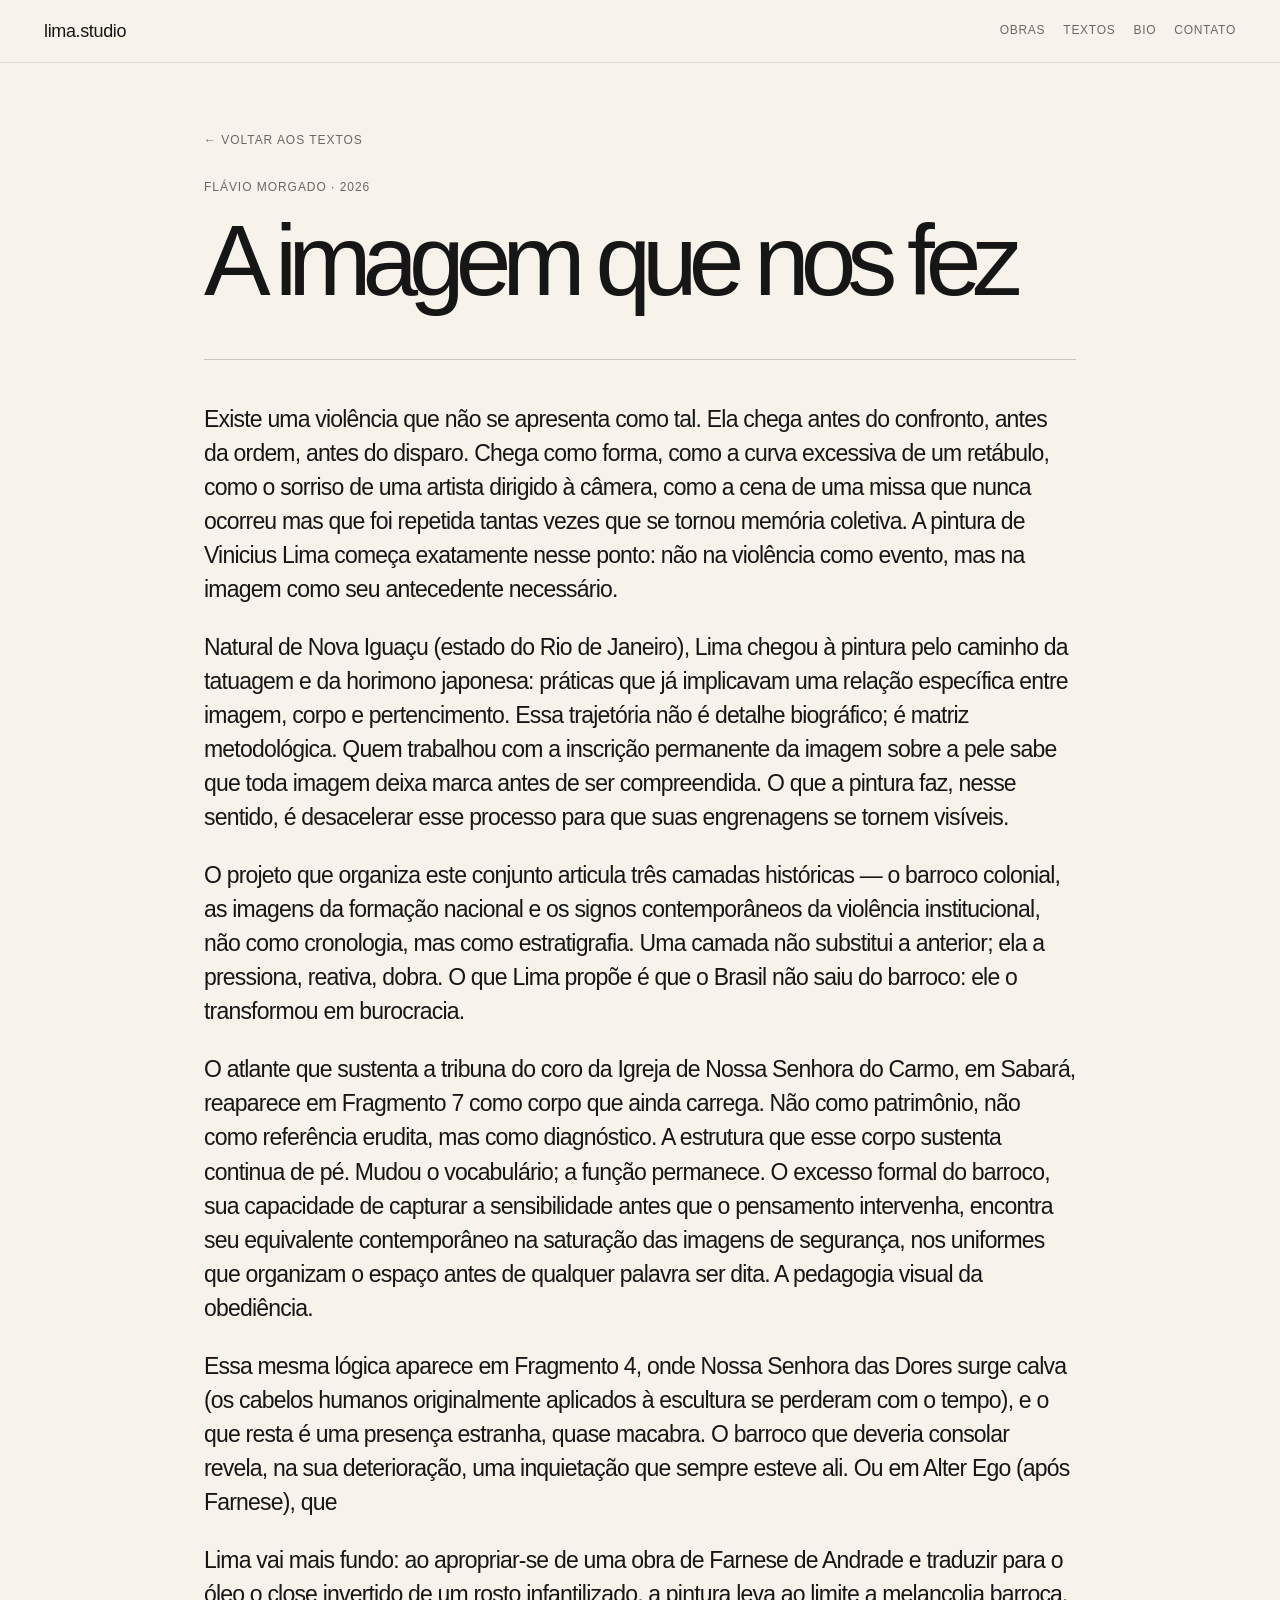
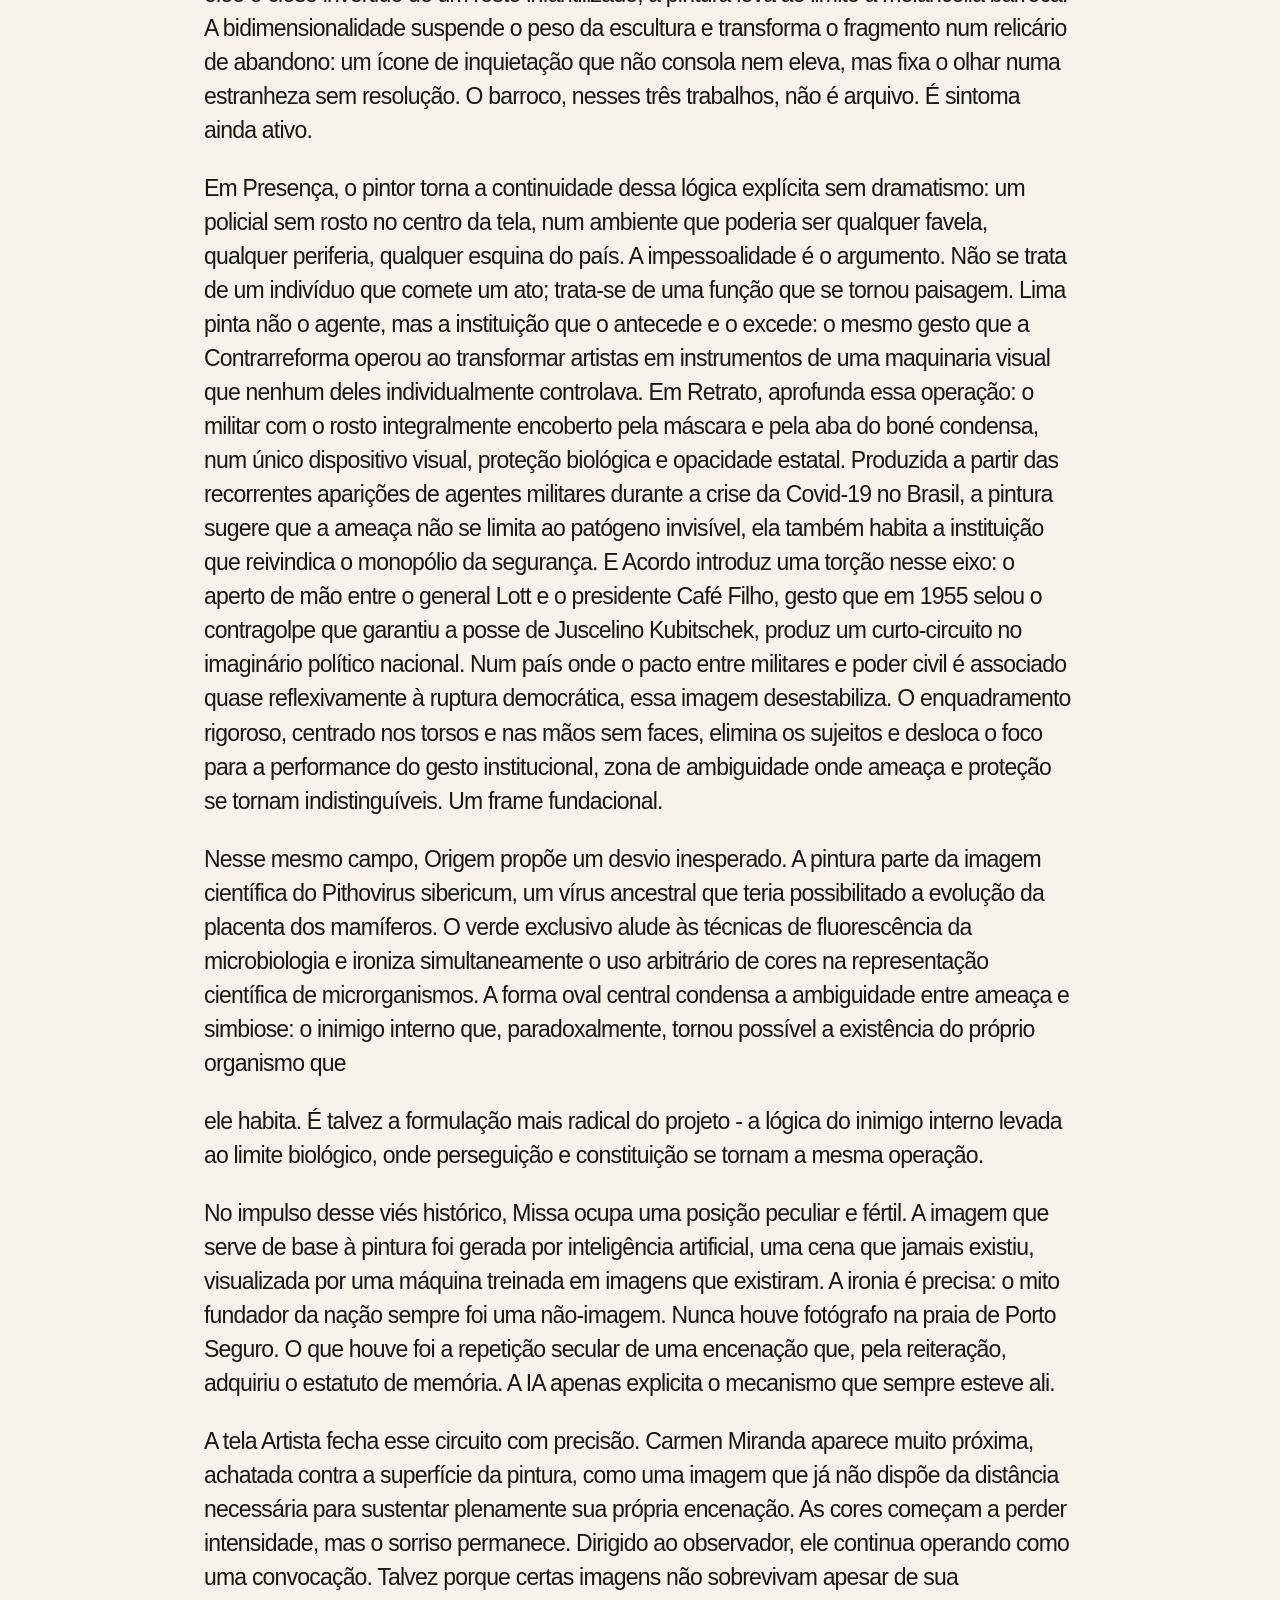
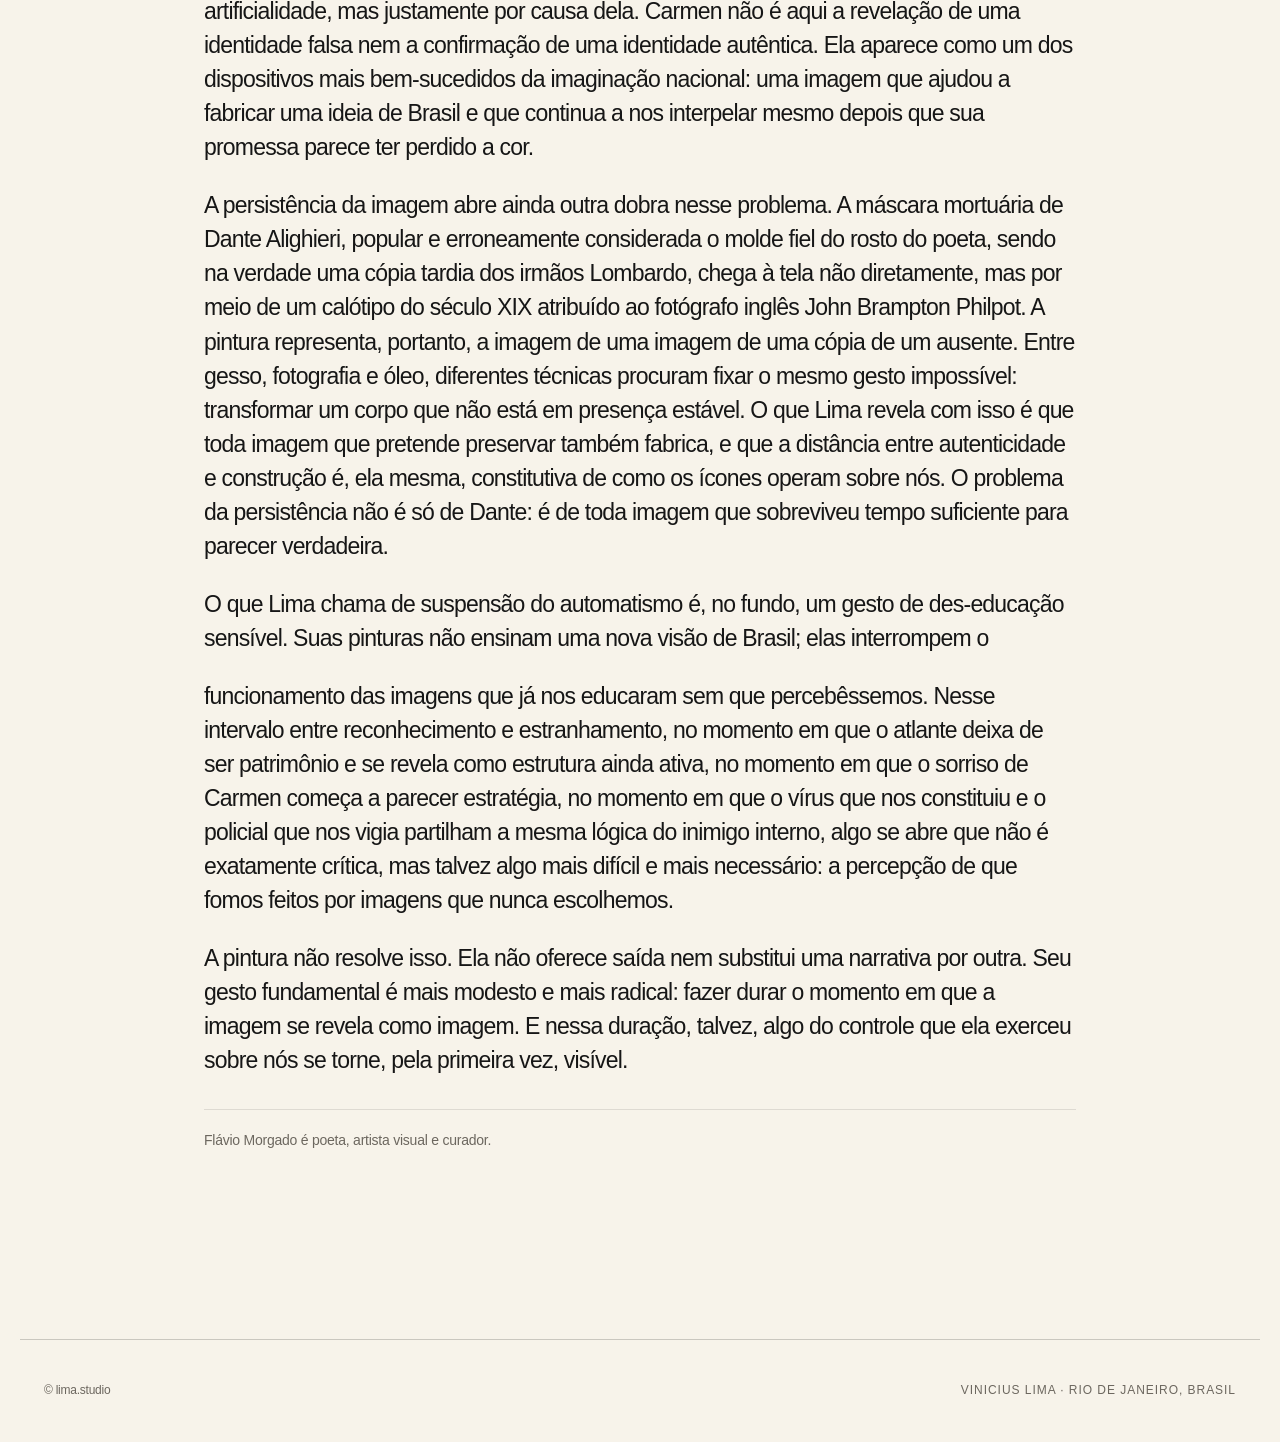
<file: textos/a-imagem-que-nos-fez.html>
<!doctype html><html lang="pt-BR"><head><meta charset="utf-8"><meta name="viewport" content="width=device-width, initial-scale=1"><title>A imagem que nos fez — lima.studio</title><meta name="description" content="lima.studio — portfólio de pintura, texto e pesquisa visual."><link rel="stylesheet" href="../assets/css/style.css"></head><body class="text-page"><header class="site-header"><div class="header-inner"><a class="logo" href="../index.html#inicio">lima.studio</a><nav class="nav" aria-label="Navegação principal"><a href="../index.html#obras">Obras</a><a href="../index.html#textos">Textos</a><a href="../index.html#bio">Bio</a><a href="../index.html#contato">Contato</a></nav></div></header><main><section class="text-hero"><a class="back-link" href="../index.html#textos">← voltar aos textos</a><p class="text-meta">Flávio Morgado · 2026</p><h1>A imagem que nos fez</h1></section><article class="text-article"><p>Existe uma violência que não se apresenta como tal. Ela chega antes do confronto, antes da ordem, antes do disparo. Chega como forma, como a curva excessiva de um retábulo, como o sorriso de uma artista dirigido à câmera, como a cena de uma missa que nunca ocorreu mas que foi repetida tantas vezes que se tornou memória coletiva. A pintura de Vinicius Lima começa exatamente nesse ponto: não na violência como evento, mas na imagem como seu antecedente necessário.</p>
<p>Natural de Nova Iguaçu (estado do Rio de Janeiro), Lima chegou à pintura pelo caminho da tatuagem e da horimono japonesa: práticas que já implicavam uma relação específica entre imagem, corpo e pertencimento. Essa trajetória não é detalhe biográfico; é matriz metodológica. Quem trabalhou com a inscrição permanente da imagem sobre a pele sabe que toda imagem deixa marca antes de ser compreendida. O que a pintura faz, nesse sentido, é desacelerar esse processo para que suas engrenagens se tornem visíveis.</p>
<p>O projeto que organiza este conjunto articula três camadas históricas — o barroco colonial, as imagens da formação nacional e os signos contemporâneos da violência institucional, não como cronologia, mas como estratigrafia. Uma camada não substitui a anterior; ela a pressiona, reativa, dobra. O que Lima propõe é que o Brasil não saiu do barroco: ele o transformou em burocracia.</p>
<p>O atlante que sustenta a tribuna do coro da Igreja de Nossa Senhora do Carmo, em Sabará, reaparece em Fragmento 7 como corpo que ainda carrega. Não como patrimônio, não como referência erudita, mas como diagnóstico. A estrutura que esse corpo sustenta continua de pé. Mudou o vocabulário; a função permanece. O excesso formal do barroco, sua capacidade de capturar a sensibilidade antes que o pensamento intervenha, encontra seu equivalente contemporâneo na saturação das imagens de segurança, nos uniformes que organizam o espaço antes de qualquer palavra ser dita. A pedagogia visual da obediência.</p>
<p>Essa mesma lógica aparece em Fragmento 4, onde Nossa Senhora das Dores surge calva (os cabelos humanos originalmente aplicados à escultura se perderam com o tempo), e o que resta é uma presença estranha, quase macabra. O barroco que deveria consolar revela, na sua deterioração, uma inquietação que sempre esteve ali. Ou em Alter Ego (após Farnese), que</p>
<p>Lima vai mais fundo: ao apropriar-se de uma obra de Farnese de Andrade e traduzir para o óleo o close invertido de um rosto infantilizado, a pintura leva ao limite a melancolia barroca. A bidimensionalidade suspende o peso da escultura e transforma o fragmento num relicário de abandono: um ícone de inquietação que não consola nem eleva, mas fixa o olhar numa estranheza sem resolução. O barroco, nesses três trabalhos, não é arquivo. É sintoma ainda ativo.</p>
<p>Em Presença, o pintor torna a continuidade dessa lógica explícita sem dramatismo: um policial sem rosto no centro da tela, num ambiente que poderia ser qualquer favela, qualquer periferia, qualquer esquina do país. A impessoalidade é o argumento. Não se trata de um indivíduo que comete um ato; trata-se de uma função que se tornou paisagem. Lima pinta não o agente, mas a instituição que o antecede e o excede: o mesmo gesto que a Contrarreforma operou ao transformar artistas em instrumentos de uma maquinaria visual que nenhum deles individualmente controlava. Em Retrato, aprofunda essa operação: o militar com o rosto integralmente encoberto pela máscara e pela aba do boné condensa, num único dispositivo visual, proteção biológica e opacidade estatal. Produzida a partir das recorrentes aparições de agentes militares durante a crise da Covid-19 no Brasil, a pintura sugere que a ameaça não se limita ao patógeno invisível, ela também habita a instituição que reivindica o monopólio da segurança. E Acordo introduz uma torção nesse eixo: o aperto de mão entre o general Lott e o presidente Café Filho, gesto que em 1955 selou o contragolpe que garantiu a posse de Juscelino Kubitschek, produz um curto-circuito no imaginário político nacional. Num país onde o pacto entre militares e poder civil é associado quase reflexivamente à ruptura democrática, essa imagem desestabiliza. O enquadramento rigoroso, centrado nos torsos e nas mãos sem faces, elimina os sujeitos e desloca o foco para a performance do gesto institucional, zona de ambiguidade onde ameaça e proteção se tornam indistinguíveis. Um frame fundacional.</p>
<p>Nesse mesmo campo, Origem propõe um desvio inesperado. A pintura parte da imagem científica do Pithovirus sibericum, um vírus ancestral que teria possibilitado a evolução da placenta dos mamíferos. O verde exclusivo alude às técnicas de fluorescência da microbiologia e ironiza simultaneamente o uso arbitrário de cores na representação científica de microrganismos. A forma oval central condensa a ambiguidade entre ameaça e simbiose: o inimigo interno que, paradoxalmente, tornou possível a existência do próprio organismo que</p>
<p>ele habita. É talvez a formulação mais radical do projeto - a lógica do inimigo interno levada ao limite biológico, onde perseguição e constituição se tornam a mesma operação.</p>
<p>No impulso desse viés histórico, Missa ocupa uma posição peculiar e fértil. A imagem que serve de base à pintura foi gerada por inteligência artificial, uma cena que jamais existiu, visualizada por uma máquina treinada em imagens que existiram. A ironia é precisa: o mito fundador da nação sempre foi uma não-imagem. Nunca houve fotógrafo na praia de Porto Seguro. O que houve foi a repetição secular de uma encenação que, pela reiteração, adquiriu o estatuto de memória. A IA apenas explicita o mecanismo que sempre esteve ali.</p>
<p>A tela Artista fecha esse circuito com precisão. Carmen Miranda aparece muito próxima, achatada contra a superfície da pintura, como uma imagem que já não dispõe da distância necessária para sustentar plenamente sua própria encenação. As cores começam a perder intensidade, mas o sorriso permanece. Dirigido ao observador, ele continua operando como uma convocação. Talvez porque certas imagens não sobrevivam apesar de sua artificialidade, mas justamente por causa dela. Carmen não é aqui a revelação de uma identidade falsa nem a confirmação de uma identidade autêntica. Ela aparece como um dos dispositivos mais bem-sucedidos da imaginação nacional: uma imagem que ajudou a fabricar uma ideia de Brasil e que continua a nos interpelar mesmo depois que sua promessa parece ter perdido a cor.</p>
<p>A persistência da imagem abre ainda outra dobra nesse problema. A máscara mortuária de Dante Alighieri, popular e erroneamente considerada o molde fiel do rosto do poeta, sendo na verdade uma cópia tardia dos irmãos Lombardo, chega à tela não diretamente, mas por meio de um calótipo do século XIX atribuído ao fotógrafo inglês John Brampton Philpot. A pintura representa, portanto, a imagem de uma imagem de uma cópia de um ausente. Entre gesso, fotografia e óleo, diferentes técnicas procuram fixar o mesmo gesto impossível: transformar um corpo que não está em presença estável. O que Lima revela com isso é que toda imagem que pretende preservar também fabrica, e que a distância entre autenticidade e construção é, ela mesma, constitutiva de como os ícones operam sobre nós. O problema da persistência não é só de Dante: é de toda imagem que sobreviveu tempo suficiente para parecer verdadeira.</p>
<p>O que Lima chama de suspensão do automatismo é, no fundo, um gesto de des-educação sensível. Suas pinturas não ensinam uma nova visão de Brasil; elas interrompem o</p>
<p>funcionamento das imagens que já nos educaram sem que percebêssemos. Nesse intervalo entre reconhecimento e estranhamento, no momento em que o atlante deixa de ser patrimônio e se revela como estrutura ainda ativa, no momento em que o sorriso de Carmen começa a parecer estratégia, no momento em que o vírus que nos constituiu e o policial que nos vigia partilham a mesma lógica do inimigo interno, algo se abre que não é exatamente crítica, mas talvez algo mais difícil e mais necessário: a percepção de que fomos feitos por imagens que nunca escolhemos.</p>
<p>A pintura não resolve isso. Ela não oferece saída nem substitui uma narrativa por outra. Seu gesto fundamental é mais modesto e mais radical: fazer durar o momento em que a imagem se revela como imagem. E nessa duração, talvez, algo do controle que ela exerceu sobre nós se torne, pela primeira vez, visível.</p><div class="author-note">Flávio Morgado é poeta, artista visual e curador.</div></article></main><footer class="site-footer"><span>© lima.studio</span><span class="footer-meta">Vinicius Lima · Rio de Janeiro, Brasil</span></footer></body></html>
</file>
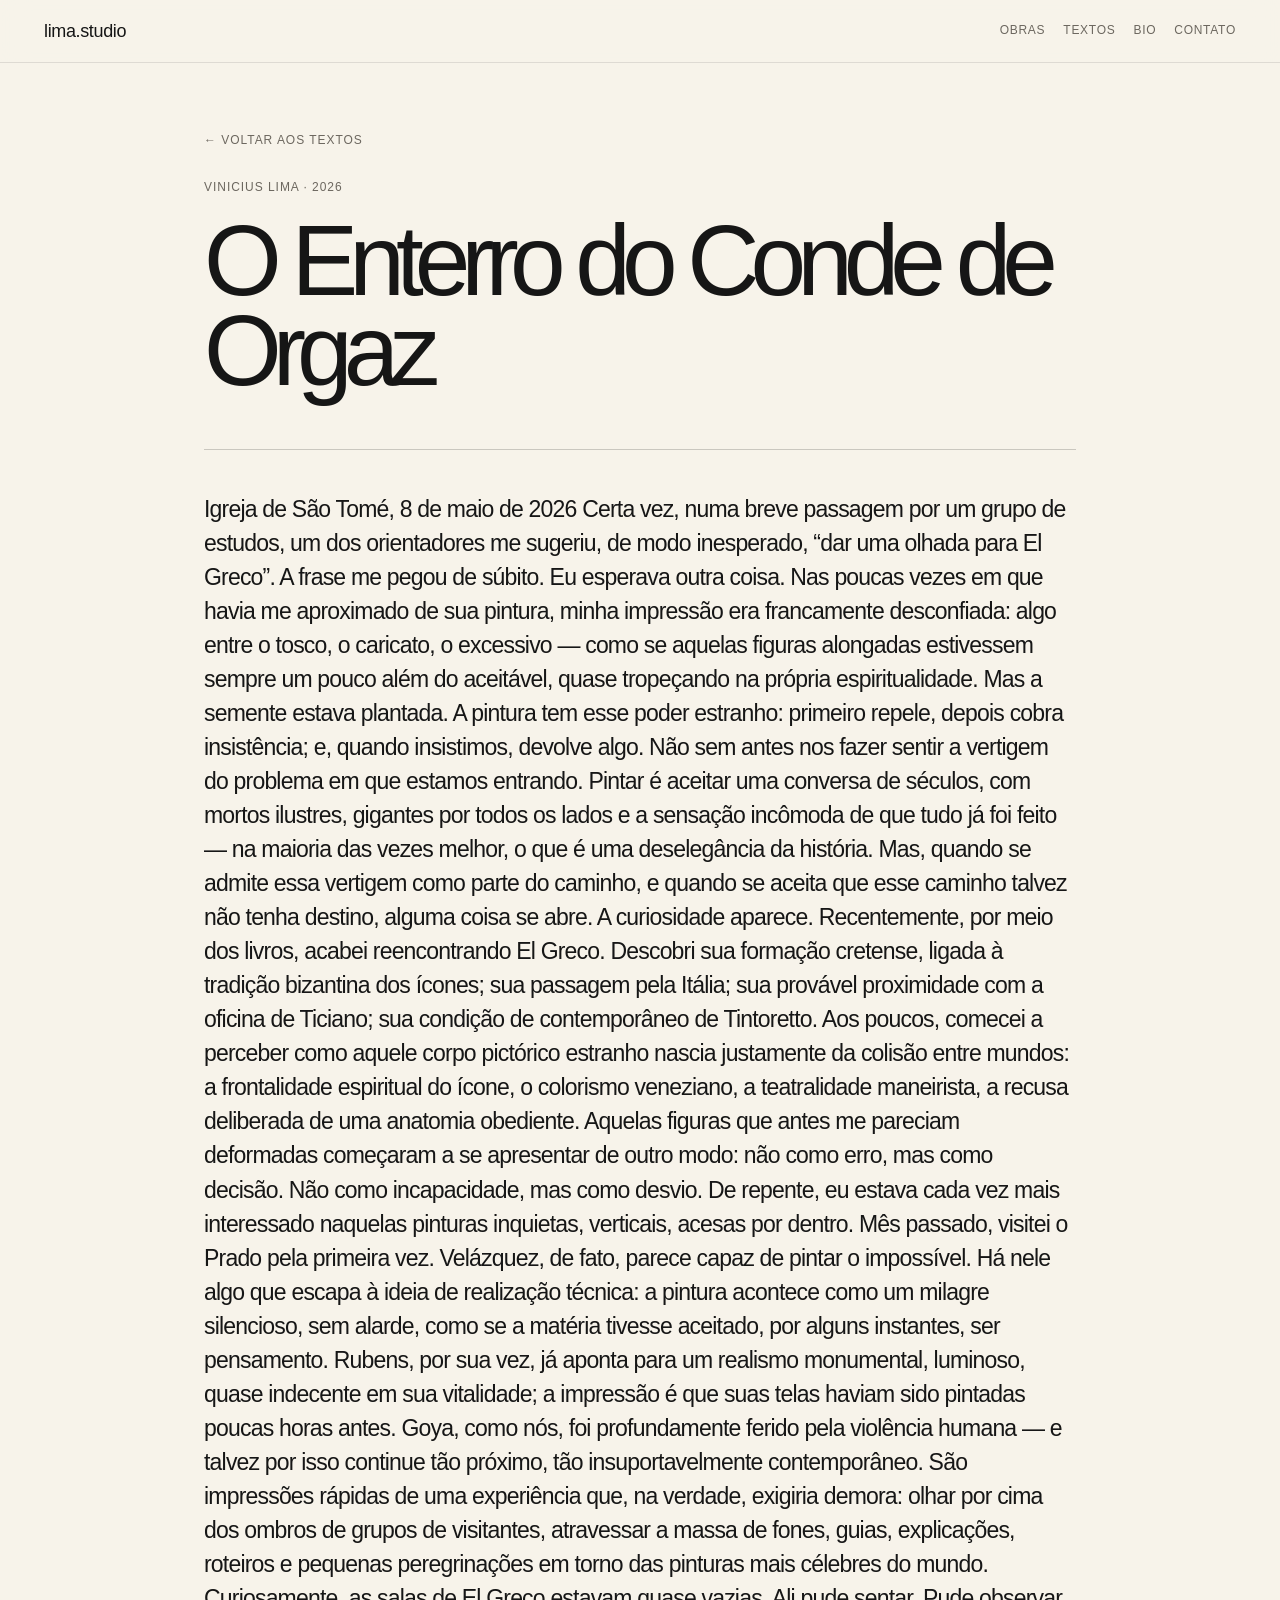
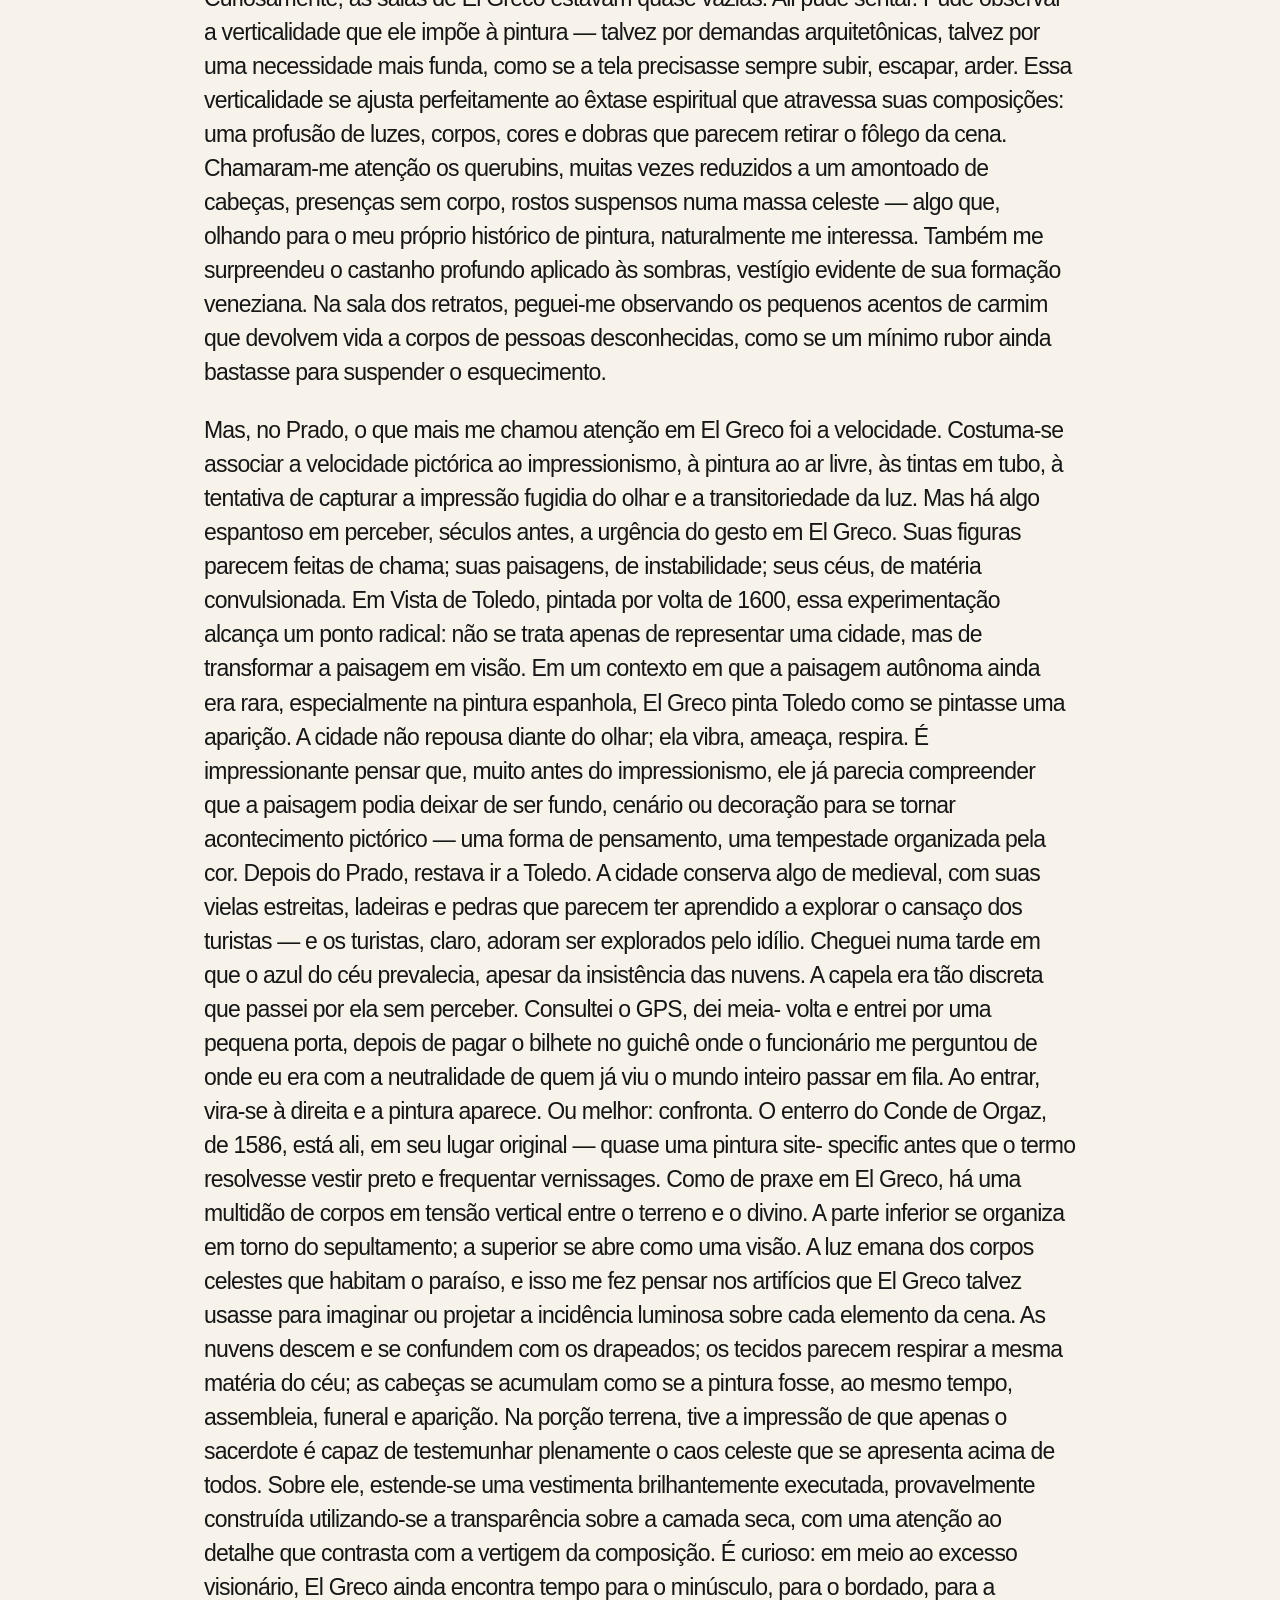
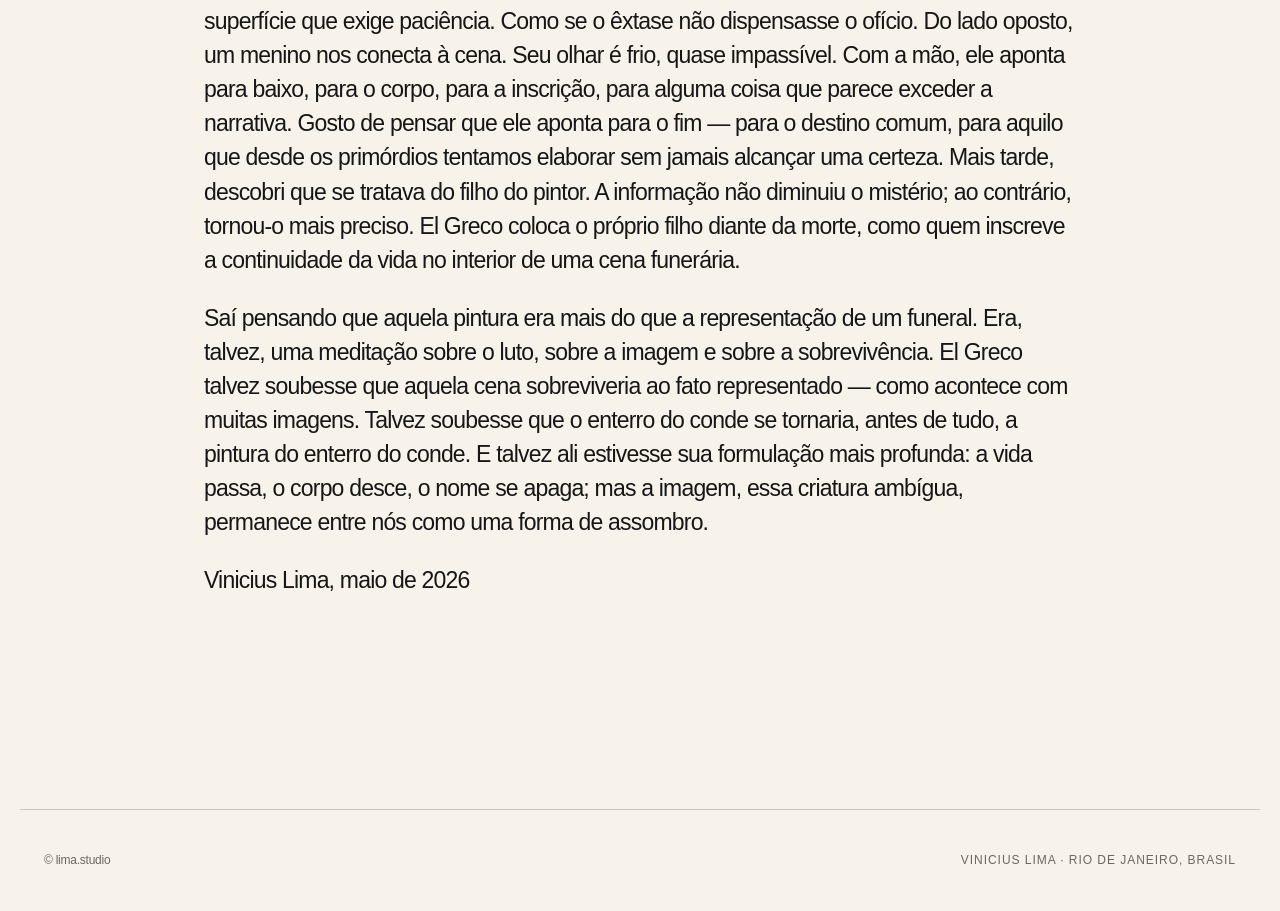
<file: textos/o-enterro-do-conde-de-orgaz.html>
<!doctype html><html lang="pt-BR"><head><meta charset="utf-8"><meta name="viewport" content="width=device-width, initial-scale=1"><title>O Enterro do Conde de Orgaz — lima.studio</title><meta name="description" content="lima.studio — portfólio de pintura, texto e pesquisa visual."><link rel="stylesheet" href="../assets/css/style.css"></head><body class="text-page"><header class="site-header"><div class="header-inner"><a class="logo" href="../index.html#inicio">lima.studio</a><nav class="nav" aria-label="Navegação principal"><a href="../index.html#obras">Obras</a><a href="../index.html#textos">Textos</a><a href="../index.html#bio">Bio</a><a href="../index.html#contato">Contato</a></nav></div></header><main><section class="text-hero"><a class="back-link" href="../index.html#textos">← voltar aos textos</a><p class="text-meta">Vinicius Lima · 2026</p><h1>O Enterro do Conde de Orgaz</h1></section><article class="text-article"><p>Igreja de São Tomé, 8 de maio de 2026 Certa vez, numa breve passagem por um grupo de estudos, um dos orientadores me sugeriu, de modo inesperado, “dar uma olhada para El Greco”. A frase me pegou de súbito. Eu esperava outra coisa. Nas poucas vezes em que havia me aproximado de sua pintura, minha impressão era francamente desconfiada: algo entre o tosco, o caricato, o excessivo — como se aquelas figuras alongadas estivessem sempre um pouco além do aceitável, quase tropeçando na própria espiritualidade. Mas a semente estava plantada. A pintura tem esse poder estranho: primeiro repele, depois cobra insistência; e, quando insistimos, devolve algo. Não sem antes nos fazer sentir a vertigem do problema em que estamos entrando. Pintar é aceitar uma conversa de séculos, com mortos ilustres, gigantes por todos os lados e a sensação incômoda de que tudo já foi feito — na maioria das vezes melhor, o que é uma deselegância da história. Mas, quando se admite essa vertigem como parte do caminho, e quando se aceita que esse caminho talvez não tenha destino, alguma coisa se abre. A curiosidade aparece. Recentemente, por meio dos livros, acabei reencontrando El Greco. Descobri sua formação cretense, ligada à tradição bizantina dos ícones; sua passagem pela Itália; sua provável proximidade com a oficina de Ticiano; sua condição de contemporâneo de Tintoretto. Aos poucos, comecei a perceber como aquele corpo pictórico estranho nascia justamente da colisão entre mundos: a frontalidade espiritual do ícone, o colorismo veneziano, a teatralidade maneirista, a recusa deliberada de uma anatomia obediente. Aquelas figuras que antes me pareciam deformadas começaram a se apresentar de outro modo: não como erro, mas como decisão. Não como incapacidade, mas como desvio. De repente, eu estava cada vez mais interessado naquelas pinturas inquietas, verticais, acesas por dentro. Mês passado, visitei o Prado pela primeira vez. Velázquez, de fato, parece capaz de pintar o impossível. Há nele algo que escapa à ideia de realização técnica: a pintura acontece como um milagre silencioso, sem alarde, como se a matéria tivesse aceitado, por alguns instantes, ser pensamento. Rubens, por sua vez, já aponta para um realismo monumental, luminoso, quase indecente em sua vitalidade; a impressão é que suas telas haviam sido pintadas poucas horas antes. Goya, como nós, foi profundamente ferido pela violência humana — e talvez por isso continue tão próximo, tão insuportavelmente contemporâneo. São impressões rápidas de uma experiência que, na verdade, exigiria demora: olhar por cima dos ombros de grupos de visitantes, atravessar a massa de fones, guias, explicações, roteiros e pequenas peregrinações em torno das pinturas mais célebres do mundo. Curiosamente, as salas de El Greco estavam quase vazias. Ali pude sentar. Pude observar a verticalidade que ele impõe à pintura — talvez por demandas arquitetônicas, talvez por uma necessidade mais funda, como se a tela precisasse sempre subir, escapar, arder. Essa verticalidade se ajusta perfeitamente ao êxtase espiritual que atravessa suas composições: uma profusão de luzes, corpos, cores e dobras que parecem retirar o fôlego da cena. Chamaram-me atenção os querubins, muitas vezes reduzidos a um amontoado de cabeças, presenças sem corpo, rostos suspensos numa massa celeste — algo que, olhando para o meu próprio histórico de pintura, naturalmente me interessa. Também me surpreendeu o castanho profundo aplicado às sombras, vestígio evidente de sua formação veneziana. Na sala dos retratos, peguei-me observando os pequenos acentos de carmim que devolvem vida a corpos de pessoas desconhecidas, como se um mínimo rubor ainda bastasse para suspender o esquecimento.</p>
<p>Mas, no Prado, o que mais me chamou atenção em El Greco foi a velocidade. Costuma-se associar a velocidade pictórica ao impressionismo, à pintura ao ar livre, às tintas em tubo, à tentativa de capturar a impressão fugidia do olhar e a transitoriedade da luz. Mas há algo espantoso em perceber, séculos antes, a urgência do gesto em El Greco. Suas figuras parecem feitas de chama; suas paisagens, de instabilidade; seus céus, de matéria convulsionada. Em Vista de Toledo, pintada por volta de 1600, essa experimentação alcança um ponto radical: não se trata apenas de representar uma cidade, mas de transformar a paisagem em visão. Em um contexto em que a paisagem autônoma ainda era rara, especialmente na pintura espanhola, El Greco pinta Toledo como se pintasse uma aparição. A cidade não repousa diante do olhar; ela vibra, ameaça, respira. É impressionante pensar que, muito antes do impressionismo, ele já parecia compreender que a paisagem podia deixar de ser fundo, cenário ou decoração para se tornar acontecimento pictórico — uma forma de pensamento, uma tempestade organizada pela cor. Depois do Prado, restava ir a Toledo. A cidade conserva algo de medieval, com suas vielas estreitas, ladeiras e pedras que parecem ter aprendido a explorar o cansaço dos turistas — e os turistas, claro, adoram ser explorados pelo idílio. Cheguei numa tarde em que o azul do céu prevalecia, apesar da insistência das nuvens. A capela era tão discreta que passei por ela sem perceber. Consultei o GPS, dei meia- volta e entrei por uma pequena porta, depois de pagar o bilhete no guichê onde o funcionário me perguntou de onde eu era com a neutralidade de quem já viu o mundo inteiro passar em fila. Ao entrar, vira-se à direita e a pintura aparece. Ou melhor: confronta. O enterro do Conde de Orgaz, de 1586, está ali, em seu lugar original — quase uma pintura site- specific antes que o termo resolvesse vestir preto e frequentar vernissages. Como de praxe em El Greco, há uma multidão de corpos em tensão vertical entre o terreno e o divino. A parte inferior se organiza em torno do sepultamento; a superior se abre como uma visão. A luz emana dos corpos celestes que habitam o paraíso, e isso me fez pensar nos artifícios que El Greco talvez usasse para imaginar ou projetar a incidência luminosa sobre cada elemento da cena. As nuvens descem e se confundem com os drapeados; os tecidos parecem respirar a mesma matéria do céu; as cabeças se acumulam como se a pintura fosse, ao mesmo tempo, assembleia, funeral e aparição. Na porção terrena, tive a impressão de que apenas o sacerdote é capaz de testemunhar plenamente o caos celeste que se apresenta acima de todos. Sobre ele, estende-se uma vestimenta brilhantemente executada, provavelmente construída utilizando-se a transparência sobre a camada seca, com uma atenção ao detalhe que contrasta com a vertigem da composição. É curioso: em meio ao excesso visionário, El Greco ainda encontra tempo para o minúsculo, para o bordado, para a superfície que exige paciência. Como se o êxtase não dispensasse o ofício. Do lado oposto, um menino nos conecta à cena. Seu olhar é frio, quase impassível. Com a mão, ele aponta para baixo, para o corpo, para a inscrição, para alguma coisa que parece exceder a narrativa. Gosto de pensar que ele aponta para o fim — para o destino comum, para aquilo que desde os primórdios tentamos elaborar sem jamais alcançar uma certeza. Mais tarde, descobri que se tratava do filho do pintor. A informação não diminuiu o mistério; ao contrário, tornou-o mais preciso. El Greco coloca o próprio filho diante da morte, como quem inscreve a continuidade da vida no interior de uma cena funerária.</p>
<p>Saí pensando que aquela pintura era mais do que a representação de um funeral. Era, talvez, uma meditação sobre o luto, sobre a imagem e sobre a sobrevivência. El Greco talvez soubesse que aquela cena sobreviveria ao fato representado — como acontece com muitas imagens. Talvez soubesse que o enterro do conde se tornaria, antes de tudo, a pintura do enterro do conde. E talvez ali estivesse sua formulação mais profunda: a vida passa, o corpo desce, o nome se apaga; mas a imagem, essa criatura ambígua, permanece entre nós como uma forma de assombro.</p><p>Vinicius Lima, maio de 2026</p></article></main><footer class="site-footer"><span>© lima.studio</span><span class="footer-meta">Vinicius Lima · Rio de Janeiro, Brasil</span></footer></body></html>
</file>
<file: assets/css/style.css>
:root{--paper:#f7f3ea;--ink:#161616;--muted:#6c675f;--faint:rgba(22,22,22,.11);--line:rgba(22,22,22,.2);--veil:rgba(247,243,234,.9);--max:1240px}*{box-sizing:border-box}html{scroll-behavior:smooth}body{margin:0;background:var(--paper);color:var(--ink);font-family:"Helvetica Neue",Helvetica,Arial,sans-serif;line-height:1.45;letter-spacing:-.015em}a{color:inherit;text-decoration:none}a:hover{opacity:.62}img{max-width:100%}.site-header{position:sticky;top:0;z-index:20;background:var(--veil);border-bottom:1px solid var(--faint);backdrop-filter:blur(14px)}.header-inner{max-width:var(--max);margin:0 auto;padding:18px 24px;display:flex;justify-content:space-between;align-items:center;gap:28px}.logo{font-size:18px;letter-spacing:-.02em}.nav{display:flex;flex-wrap:wrap;gap:18px;color:var(--muted);font-size:12px;letter-spacing:.06em;text-transform:uppercase}main{max-width:var(--max);margin:0 auto;padding:0 24px 96px}.hero{min-height:86vh;padding:74px 0 72px;display:grid;grid-template-columns:minmax(280px,.74fr) minmax(380px,1.26fr);gap:clamp(38px,6vw,86px);align-items:end;border-bottom:1px solid var(--line)}.hero-kicker,.section-kicker,.work-number,.collection,.footer-meta,.contact-label,.back-link,.text-meta{color:var(--muted);font-size:12px;letter-spacing:.08em;text-transform:uppercase}.hero-title{margin:0 0 28px;font-size:clamp(56px,12vw,164px);line-height:.82;letter-spacing:-.11em;font-weight:400}.hero-text{max-width:590px;margin:0;color:#2b2a28;font-size:clamp(18px,2vw,27px);line-height:1.15;letter-spacing:-.055em}.hero-figure{margin:0}.hero-figure img{display:block;width:100%;max-height:78vh;object-fit:contain;object-position:center bottom}.hero-caption{margin-top:12px;color:var(--muted);font-size:13px;display:flex;justify-content:space-between;gap:18px;border-top:1px solid var(--faint);padding-top:10px}.section{padding-top:76px}.section-head{display:grid;grid-template-columns:.32fr 1fr;gap:42px;padding-bottom:28px;margin-bottom:38px;border-bottom:1px solid var(--line)}h2{margin:0;font-size:clamp(38px,7vw,92px);line-height:.88;letter-spacing:-.09em;font-weight:400}.section-lead{max-width:730px;margin:18px 0 0;color:var(--muted);font-size:clamp(17px,1.6vw,22px);line-height:1.28;letter-spacing:-.035em}.gallery{column-count:2;column-gap:clamp(28px,4vw,62px)}.work{display:inline-block;width:100%;margin:0 0 clamp(46px,7vw,92px);break-inside:avoid}.work-image-link{display:block}.work img{display:block;width:100%;height:auto;background:rgba(22,22,22,.035)}.work-caption{margin-top:13px;padding-top:12px;border-top:1px solid var(--faint)}.caption-top{display:flex;justify-content:space-between;gap:18px;align-items:baseline}.work h3{margin:0;font-size:18px;line-height:1.12;font-weight:400;letter-spacing:-.045em}.work p{margin:7px 0 0;color:var(--muted);font-size:13px;line-height:1.35}.collection{display:block;margin-top:8px;letter-spacing:.055em;text-transform:none;font-size:12px}.text-list{border-top:1px solid var(--line)}.text-card{display:grid;grid-template-columns:.45fr 1.55fr;gap:clamp(28px,5vw,70px);padding:30px 0;border-bottom:1px solid var(--faint)}.text-card h3{margin:0 0 10px;font-size:clamp(26px,3vw,42px);line-height:.98;letter-spacing:-.07em;font-weight:400}.text-card p{margin:0;color:var(--muted);max-width:720px}.text-grid{display:grid;grid-template-columns:.55fr 1.45fr;gap:clamp(34px,6vw,76px);border-top:1px solid var(--line);padding-top:32px}.text-grid p{margin:0 0 24px;max-width:760px;color:#272623;font-size:clamp(18px,1.7vw,23px);line-height:1.35;letter-spacing:-.04em}.small{color:var(--muted)!important;font-size:14px!important;line-height:1.55!important;letter-spacing:-.015em!important}.bio-list{padding:0;margin:0;list-style:none;color:var(--muted);font-size:14px;line-height:1.75}.contact-card{border-top:1px solid var(--line);padding-top:30px;max-width:760px}.contact-card p{margin:0 0 26px;font-size:clamp(20px,2vw,28px);line-height:1.2;letter-spacing:-.055em}.contact-links{display:grid;gap:12px}.contact-row{display:grid;grid-template-columns:110px 1fr;gap:22px;padding:12px 0;border-top:1px solid var(--faint);font-size:16px}.site-footer{max-width:var(--max);margin:0 auto;padding:42px 24px;border-top:1px solid var(--line);display:flex;justify-content:space-between;gap:28px;color:var(--muted);font-size:12px}.lightbox{position:fixed;inset:0;display:none;align-items:center;justify-content:center;padding:62px 28px 30px;background:rgba(15,14,13,.94);z-index:100}.lightbox.is-open{display:flex}.lightbox-inner{max-width:96vw;max-height:92vh}.lightbox img{display:block;max-width:94vw;max-height:78vh;width:auto;height:auto;margin:0 auto}.lightbox-caption{margin:14px auto 0;max-width:94vw;color:#f7f3ea;display:flex;justify-content:space-between;gap:18px;font-size:13px}.lightbox-caption span:last-child{color:rgba(247,243,234,.62)}.close-lightbox{position:fixed;top:18px;right:20px;border:1px solid rgba(247,243,234,.5);background:transparent;color:#f7f3ea;padding:10px 14px;cursor:pointer;font:inherit}.text-page main{max-width:920px}.text-hero{padding:64px 0 38px;border-bottom:1px solid var(--line)}.text-hero h1{margin:18px 0 16px;font-size:clamp(42px,8vw,100px);line-height:.9;letter-spacing:-.09em;font-weight:400}.text-article{padding:42px 0 92px}.text-article p{font-size:clamp(18px,1.9vw,23px);line-height:1.48;letter-spacing:-.035em;margin:0 0 24px}.author-note{margin-top:32px;padding-top:20px;border-top:1px solid var(--faint);color:var(--muted);font-size:14px;line-height:1.5}.back-link{display:inline-block;margin-bottom:18px}@media(max-width:880px){.header-inner{align-items:flex-start;flex-direction:column;gap:12px}.hero,.section-head,.text-grid,.text-card{grid-template-columns:1fr}.hero{min-height:auto;padding-top:52px}.gallery{column-count:1}.contact-row{grid-template-columns:1fr;gap:4px}.site-footer{flex-direction:column}}
</file>
